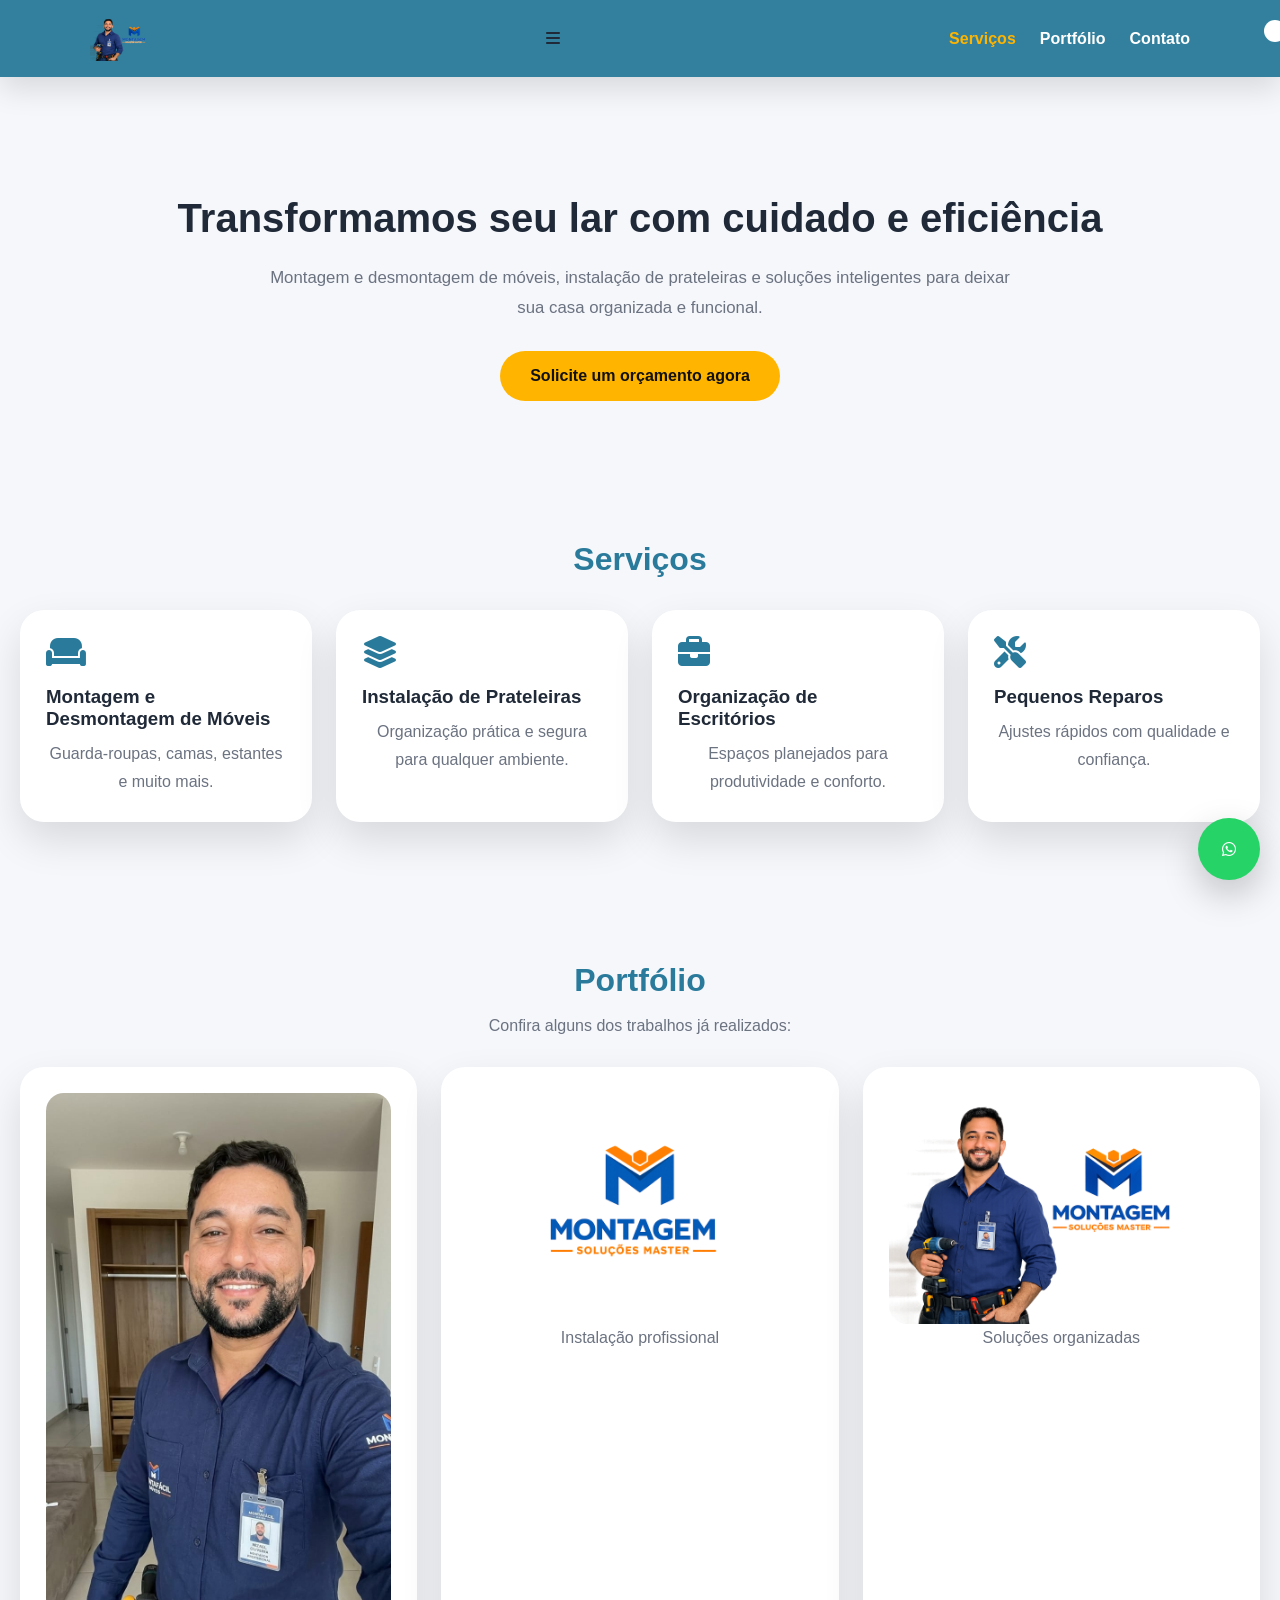
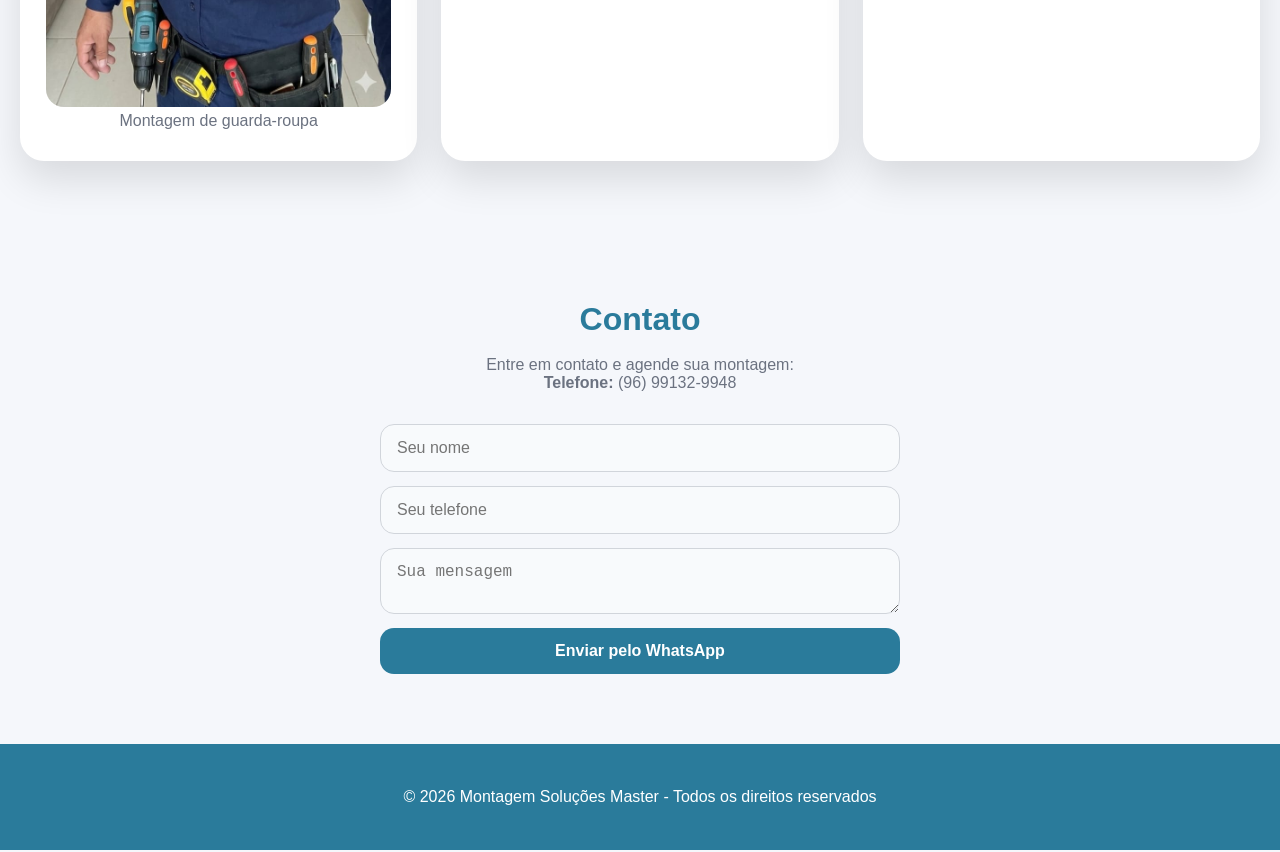
<file: index.html>
<!DOCTYPE html>
<html lang="pt-BR">
<head>
  <meta charset="UTF-8">
  <meta name="viewport" content="width=device-width, initial-scale=1.0">
  <title>Montagem Soluções Master</title>
  <link rel="stylesheet" href="style.css">
  <link rel="stylesheet" href="https://cdnjs.cloudflare.com/ajax/libs/font-awesome/6.5.0/css/all.min.css">
</head>
<body>

  <!-- Botão Dark Mode -->
  <div class="dark-mode-toggle">
    <input type="checkbox" id="switchDark">
    <label for="switchDark" class="slider"></label>
  </div>

  <!-- Navbar -->
  <nav class="navbar">
    <div class="logo-menu">
      <img src="logo.png.png" alt="Logo Montagem Soluções Master">
      <span class="menu-toggle"><i class="fas fa-bars"></i></span>
      <ul>
        <li><a href="#servicos" class="active">Serviços</a></li>
        <li><a href="#portfolio">Portfólio</a></li>
        <li><a href="#contato">Contato</a></li>
      </ul>
    </div>
  </nav>

  <!-- Cabeçalho -->
  <header class="hero fade-in">
    <h1>Transformamos seu lar com cuidado e eficiência</h1>
    <p>Montagem e desmontagem de móveis, instalação de prateleiras e soluções inteligentes para deixar sua casa organizada e funcional.</p>
    <div class="cta">
      <a href="#contato">Solicite um orçamento agora</a>
    </div>
  </header>

  <!-- Serviços -->
  <section id="servicos">
    <h2>Serviços</h2>
    <div class="services-list">
      <div class="service-item fade-in">
        <i class="fas fa-couch"></i>
        <h3>Montagem e Desmontagem de Móveis</h3>
        <p>Guarda-roupas, camas, estantes e muito mais.</p>
      </div>
      <div class="service-item fade-in">
        <i class="fas fa-layer-group"></i>
        <h3>Instalação de Prateleiras</h3>
        <p>Organização prática e segura para qualquer ambiente.</p>
      </div>
      <div class="service-item fade-in">
        <i class="fas fa-briefcase"></i>
        <h3>Organização de Escritórios</h3>
        <p>Espaços planejados para produtividade e conforto.</p>
      </div>
      <div class="service-item fade-in">
        <i class="fas fa-tools"></i>
        <h3>Pequenos Reparos</h3>
        <p>Ajustes rápidos com qualidade e confiança.</p>
      </div>
    </div>
  </section>

  <!-- Portfólio -->
  <section id="portfolio">
    <h2>Portfólio</h2>
    <p>Confira alguns dos trabalhos já realizados:</p>
    <div class="gallery">
      <div class="gallery-item fade-in">
        <img src="mizael.jpeg.jpeg" alt="Montagem de guarda-roupa">
        <p>Montagem de guarda-roupa</p>
      </div>
      <div class="gallery-item fade-in">
        <img src="master.png.png" alt="Instalação profissional">
        <p>Instalação profissional</p>
      </div>
      <div class="gallery-item fade-in">
        <img src="logo.png.png" alt="Soluções organizadas">
        <p>Soluções organizadas</p>
      </div>
    </div>
  </section>

  <!-- Contato -->
  <section id="contato">
    <h2>Contato</h2>
    <p>Entre em contato e agende sua montagem:</p>
    <p><strong>Telefone:</strong> (96) 99132-9948</p>

    <form class="contact-form" onsubmit="enviarWhatsApp(); return false;">
      <input type="text" id="nome" placeholder="Seu nome" required>
      <input type="tel" id="telefone" placeholder="Seu telefone" required>
      <textarea id="mensagem" placeholder="Sua mensagem" required></textarea>
      <button type="submit">Enviar pelo WhatsApp</button>
      <div id="feedback"></div>
    </form>
  </section>

  <!-- Rodapé -->
  <footer>
    <p>&copy; 2026 Montagem Soluções Master - Todos os direitos reservados</p>
  </footer>

  <!-- Botão flutuante WhatsApp -->
  <a href="https://wa.me/5596991329948" target="_blank" class="whatsapp-float">
    <i class="fab fa-whatsapp"></i>
  </a>

  <script src="script.js"></script>
</body>
</html>
</file>
<file: style.css>
:root {
  --bg: #f5f7fb;
  --surface: #ffffff;
  --text: #1f2937;
  --muted: #6b7280;
  --primary: #2a7b9b;
  --accent: #ffb400;
  --shadow: rgba(0, 0, 0, 0.12);
}

* {
  box-sizing: border-box;
}

html {
  scroll-behavior: smooth;
}

body {
  margin: 0;
  font-family: "Segoe UI", Arial, sans-serif;
  background: var(--bg);
  color: var(--text);
}

img {
  max-width: 100%;
  display: block;
}

a {
  color: inherit;
  text-decoration: none;
}

.dark-mode {
  background: #111;
  color: #e5e7eb;
}

.dark-mode .navbar,
.dark-mode footer {
  background: #111;
}

.dark-mode a {
  color: #b7f7c5;
}

.dark-mode .service-item,
.dark-mode .gallery-item,
.dark-mode .contact-form {
  background: #1f2937;
}

.dark-mode-toggle {
  position: fixed;
  top: 18px;
  right: 18px;
  z-index: 1000;
}

.dark-mode-toggle input {
  display: none;
}

.slider {
  width: 52px;
  height: 26px;
  border-radius: 999px;
  background: #d1d5db;
  position: relative;
  cursor: pointer;
}

.slider::before {
  content: "";
  position: absolute;
  top: 2px;
  left: 2px;
  width: 22px;
  height: 22px;
  border-radius: 50%;
  background: white;
  transition: transform 0.25s ease;
}

.dark-mode-toggle input:checked + .slider {
  background: #25d366;
}

.dark-mode-toggle input:checked + .slider::before {
  transform: translateX(26px);
}

.navbar {
  position: sticky;
  top: 0;
  width: 100%;
  background: rgba(42, 123, 155, 0.96);
  padding: 16px 24px;
  display: flex;
  justify-content: center;
  z-index: 900;
  box-shadow: 0 12px 30px rgba(0, 0, 0, 0.12);
}

.logo-menu {
  width: min(1100px, 100%);
  display: flex;
  align-items: center;
  justify-content: space-between;
  gap: 20px;
}

.logo-menu img {
  height: 45px;
  transition: transform 0.25s ease;
}

.logo-menu img:hover {
  transform: scale(1.05);
}

.logo-menu ul {
  display: flex;
  align-items: center;
  gap: 24px;
  margin: 0;
  padding: 0;
  list-style: none;
}

.logo-menu a {
  color: white;
  font-weight: 600;
  transition: color 0.2s ease;
}

.logo-menu a:hover,
.logo-menu a.active {
  color: var(--accent);
}

header.hero {
  text-align: center;
  padding: 120px 20px 70px;
}

.hero h1 {
  font-size: clamp(2.5rem, 3vw, 3.5rem);
  margin: 0;
  line-height: 1.05;
}

.hero p {
  max-width: 760px;
  margin: 24px auto 0;
  color: var(--muted);
  font-size: 1.05rem;
  line-height: 1.8;
}

.cta a {
  display: inline-block;
  margin-top: 28px;
  background: var(--accent);
  color: #111;
  padding: 16px 30px;
  border-radius: 999px;
  font-weight: 700;
  transition: transform 0.2s ease, background 0.2s ease;
}

.cta a:hover {
  transform: translateY(-2px);
  background: #e09a00;
}

section {
  padding: 70px 20px;
}

section h2 {
  text-align: center;
  margin: 0 auto 18px;
  max-width: 680px;
  font-size: 2rem;
  color: var(--primary);
}

section p {
  color: var(--muted);
  text-align: center;
  max-width: 720px;
  margin: 0 auto;
}

.services-list,
.gallery {
  display: grid;
  grid-template-columns: repeat(auto-fit, minmax(220px, 1fr));
  gap: 24px;
  margin-top: 32px;
}

.service-item,
.gallery-item {
  background: var(--surface);
  border-radius: 24px;
  padding: 26px;
  box-shadow: 0 18px 40px var(--shadow);
}

.service-item i {
  font-size: 2rem;
  color: var(--primary);
}

.service-item h3 {
  margin: 18px 0 10px;
}

.service-item p,
.gallery-item p {
  color: var(--muted);
  line-height: 1.75;
}

.gallery-item img {
  min-height: 180px;
  object-fit: cover;
  border-radius: 18px;
}

.contact-form {
  margin: 32px auto 0;
  max-width: 520px;
  display: grid;
  gap: 14px;
}

.contact-form input,
.contact-form textarea {
  width: 100%;
  padding: 14px 16px;
  border: 1px solid #d1d5db;
  border-radius: 14px;
  background: #f8fafc;
  color: var(--text);
  font-size: 1rem;
}

.contact-form button {
  border: none;
  border-radius: 14px;
  padding: 14px 18px;
  background: var(--primary);
  color: white;
  font-size: 1rem;
  font-weight: 700;
  cursor: pointer;
  transition: background 0.2s ease;
}

.contact-form button:hover {
  background: #1f5f7a;
}

#feedback {
  display: none;
  margin-top: 10px;
  color: #16a34a;
  font-weight: 700;
}

.social {
  display: flex;
  justify-content: center;
  gap: 18px;
  flex-wrap: wrap;
  margin-top: 22px;
}

.social a {
  color: var(--primary);
  font-weight: 700;
}

.social a:hover {
  color: var(--accent);
}

.whatsapp-float {
  position: fixed;
  right: 20px;
  bottom: 20px;
  width: 62px;
  height: 62px;
  border-radius: 50%;
  background: #25d366;
  color: white;
  display: grid;
  place-items: center;
  box-shadow: 0 14px 36px rgba(0, 0, 0, 0.22);
  z-index: 1000;
}

footer {
  background: var(--primary);
  color: white;
  text-align: center;
  padding: 28px 20px;
}

.footer-social {
  margin-top: 16px;
  display: flex;
  justify-content: center;
  gap: 16px;
}

.footer-social a {
  color: white;
  font-size: 1.3rem;
}

.fade-in {
  opacity: 0;
  transform: translateY(20px);
  animation: fadeInUp 0.7s ease forwards;
}

@keyframes fadeInUp {
  to {
    opacity: 1;
    transform: translateY(0);
  }
}

@media (max-width: 840px) {
  .logo-menu {
    flex-direction: column;
    align-items: flex-start;
  }

  .logo-menu ul {
    flex-wrap: wrap;
    justify-content: center;
  }

  header.hero {
    padding-top: 100px;
  }
}

@media (max-width: 560px) {
  .navbar {
    padding: 14px 16px;
  }

  .hero h1 {
    font-size: 2.1rem;
  }

  .cta a {
    width: 100%;
    text-align: center;
  }
}
</file>
